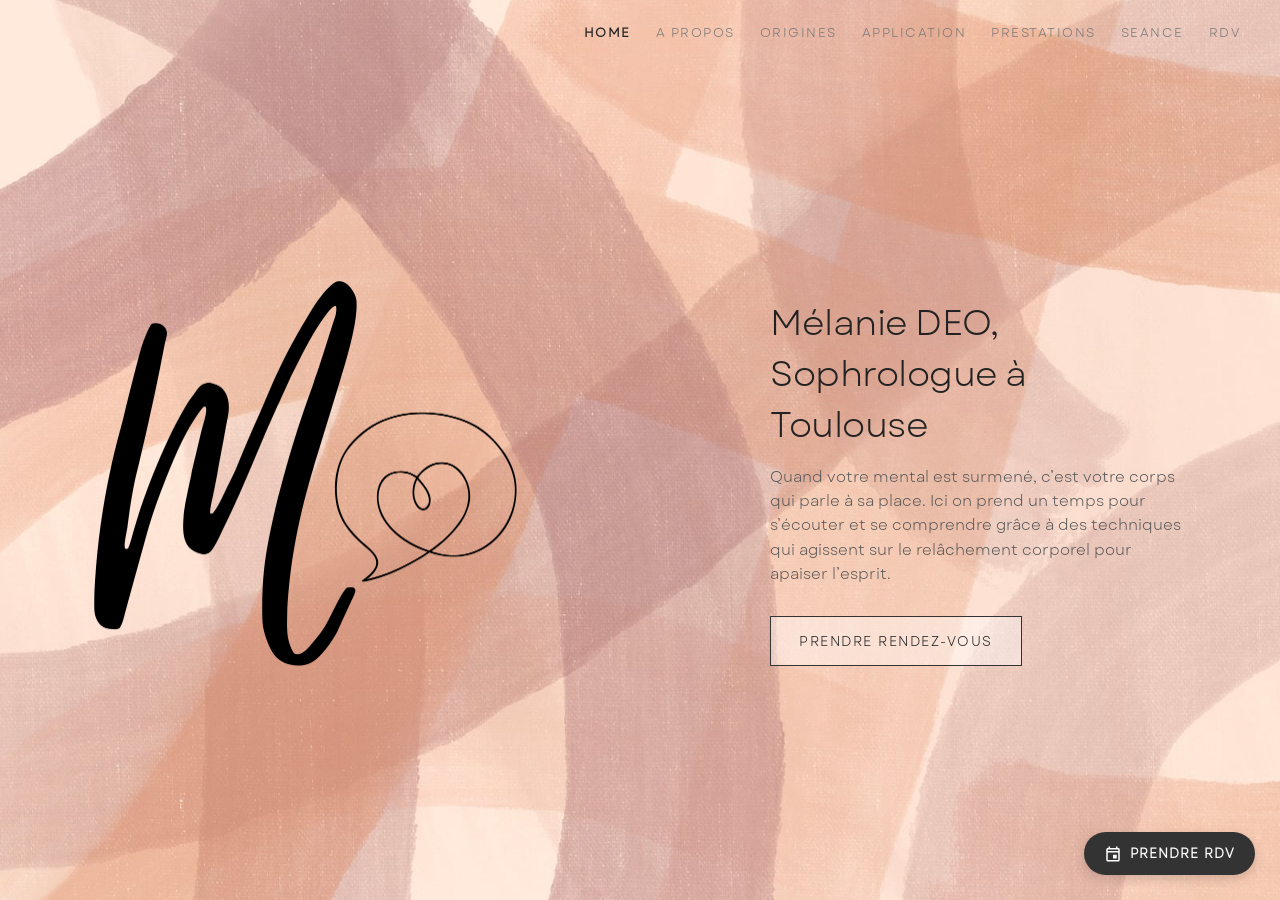
<file: index.html>
<!DOCTYPE html>
<html lang="fr">
<head>
    <meta charset="UTF-8">
    <meta name="viewport" content="width=device-width, initial-scale=1.0">
    <title>Mélanie Deo - Sophrologue à Toulouse</title>
    <meta name="description" content="Cabinet de sophrologie à Toulouse. Accompagnement sur mesure : gestion du stress, burn-out, sommeil, émotions et confiance en soi.">
    <link rel="stylesheet" href="style.css">
</head>
<body class="page-home">

    <!-- En-tête unique chargé dynamiquement -->
    <header id="site-header" class="site-header"></header>

    <main class="main-content">
        <div class="home-wrapper">
            
            <!-- Visuel Logo à gauche -->
            <div class="home-brand">
                <img src="logoM.png" alt="Mélanie Deo - Sophrologue à Toulouse" class="brand-logo">
            </div>

            <!-- Accroche et CTA à droite (passe en dessous sur mobile) -->
            <div class="home-hero">
                <h1>Mélanie DEO, Sophrologue à Toulouse</h1>
                <p>Quand votre mental est surmené, c’est votre corps qui parle à sa place. Ici on prend un temps pour s’écouter et se comprendre grâce à des techniques qui agissent sur le relâchement corporel pour apaiser l’esprit.</p>
                
                <a href="https://calendar.app.google/umbe3jq2weTHkLhp6" target="_blank" rel="noopener" class="btn-primary">
                    PRENDRE RENDEZ-VOUS
                </a>
            </div>

        </div>
    </main>

    <script src="header.js"></script>
</body>
</html>
</file>
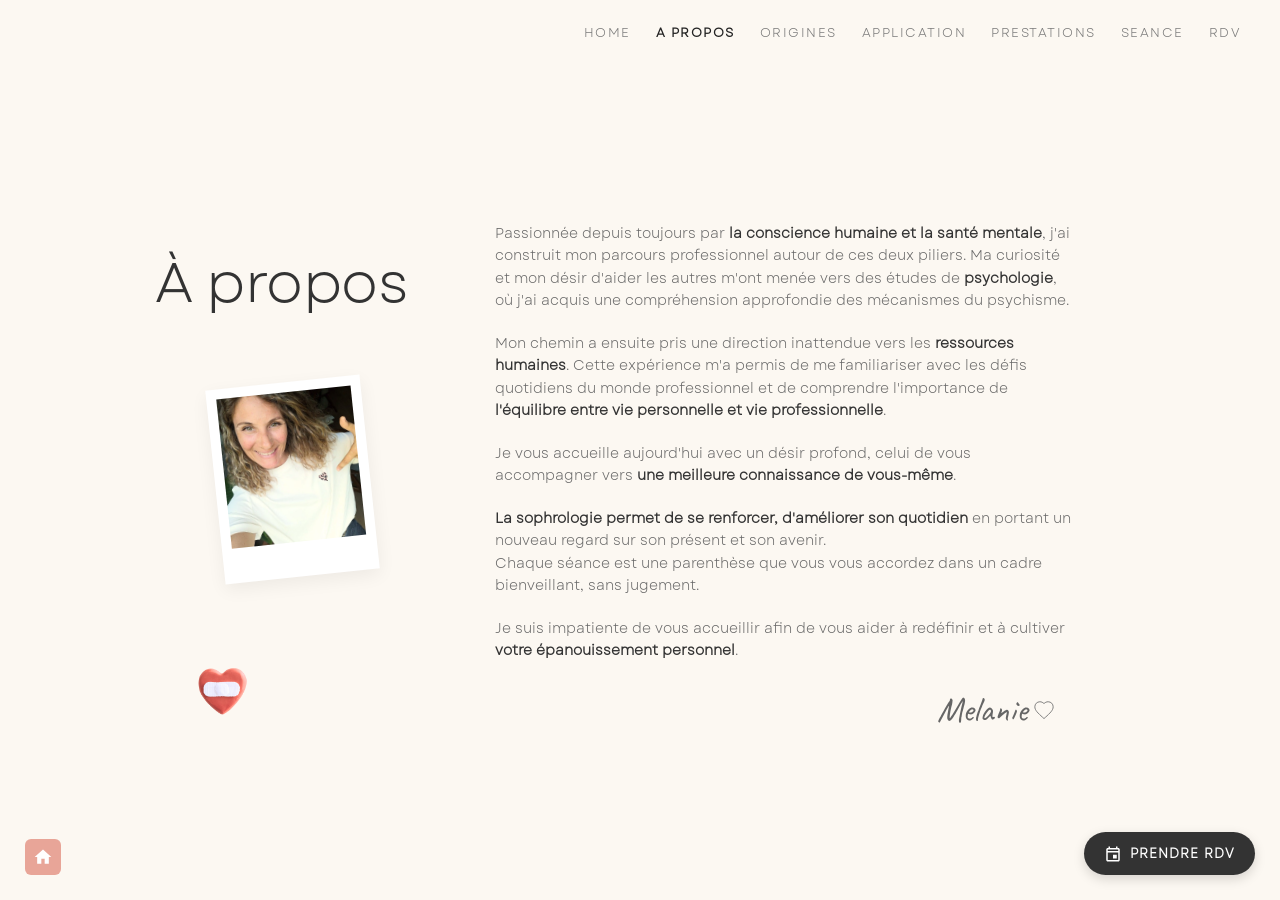
<file: a-propos.html>
<!DOCTYPE html>
<html lang="fr">
<head>
    <meta charset="UTF-8">
    <meta name="viewport" content="width=device-width, initial-scale=1.0">
    <title>À propos - Mélanie Deo Sophrologue Toulouse</title>
    <meta name="description" content="Découvrez le parcours de Mélanie Deo, sophrologue à Toulouse : psychologie, ressources humaines et accompagnement vers le bien-être.">
    <link rel="stylesheet" href="style.css">
    <!-- Police manuscrite pour la signature -->
    <link href="https://fonts.googleapis.com/css2?family=Caveat:wght@400;500&display=swap" rel="stylesheet">
</head>
<body class="page-a-propos">

    <header id="site-header" class="site-header"></header>

    <main class="main-content">
        <div class="about-wrapper">
            
            <!-- Titre à gauche -->
            <h1 class="page-title">À propos</h1>

            <!-- Bloc photo Polaroid (positionné sous le titre) -->
            <div class="photo-polaroid">
                <img src="meldeo.jpg" alt="Mélanie Deo Sophrologue">
            </div>

            <!-- Bloc Cœur (positionné en bas à gauche) -->
            <div class="illustration-heart">
                <img src="coeur-pansement.png" alt="Illustration cœur avec pansement">
            </div>

            <!-- Colonne texte (décalée à droite) -->
            <div class="about-text">
                <p>Passionnée depuis toujours par <strong>la conscience humaine et la santé mentale</strong>, j'ai construit mon parcours professionnel autour de ces deux piliers. Ma curiosité et mon désir d'aider les autres m'ont menée vers des études de <strong>psychologie</strong>, où j'ai acquis une compréhension approfondie des mécanismes du psychisme.</p>

                <p>Mon chemin a ensuite pris une direction inattendue vers les <strong>ressources humaines</strong>. Cette expérience m'a permis de me familiariser avec les défis quotidiens du monde professionnel et de comprendre l'importance de <strong>l'équilibre entre vie personnelle et vie professionnelle</strong>.</p>

                <p>Je vous accueille aujourd'hui avec un désir profond, celui de vous accompagner vers <strong>une meilleure connaissance de vous-même</strong>.</p>

                <p><strong>La sophrologie permet de se renforcer, d'améliorer son quotidien</strong> en portant un nouveau regard sur son présent et son avenir.<br>
                Chaque séance est une parenthèse que vous vous accordez dans un cadre bienveillant, sans jugement.</p>

                <p>Je suis impatiente de vous accueillir afin de vous aider à redéfinir et à cultiver <strong>votre épanouissement personnel</strong>.</p>

                <!-- Signature -->
                <div class="signature-block">
                    <span class="signature-text">Melanie</span>
                    <svg class="signature-heart" viewBox="0 0 24 24" width="22" height="22" fill="none" stroke="currentColor" stroke-width="1">
                        <path d="M12 21.35l-1.45-1.32C5.4 15.36 2 12.28 2 8.5 2 5.42 4.42 3 7.5 3c1.74 0 3.41.81 4.5 2.09C13.09 3.81 14.76 3 16.5 3 19.58 3 22 5.42 22 8.5c0 3.78-3.4 6.86-8.55 11.54L12 21.35z"/>
                    </svg>
                </div>
            </div>

        </div>

        <!-- Bouton Retour Accueil -->
        <a href="index.html" class="home-icon" aria-label="Retour à l'accueil">
            <svg viewBox="0 0 24 24" width="20" height="20" fill="currentColor">
                <path d="M10 20v-6h4v6h5v-8h3L12 3 2 12h3v8z"/>
            </svg>
        </a>
    </main>

    <script src="header.js"></script>
</body>
</html>
</file>
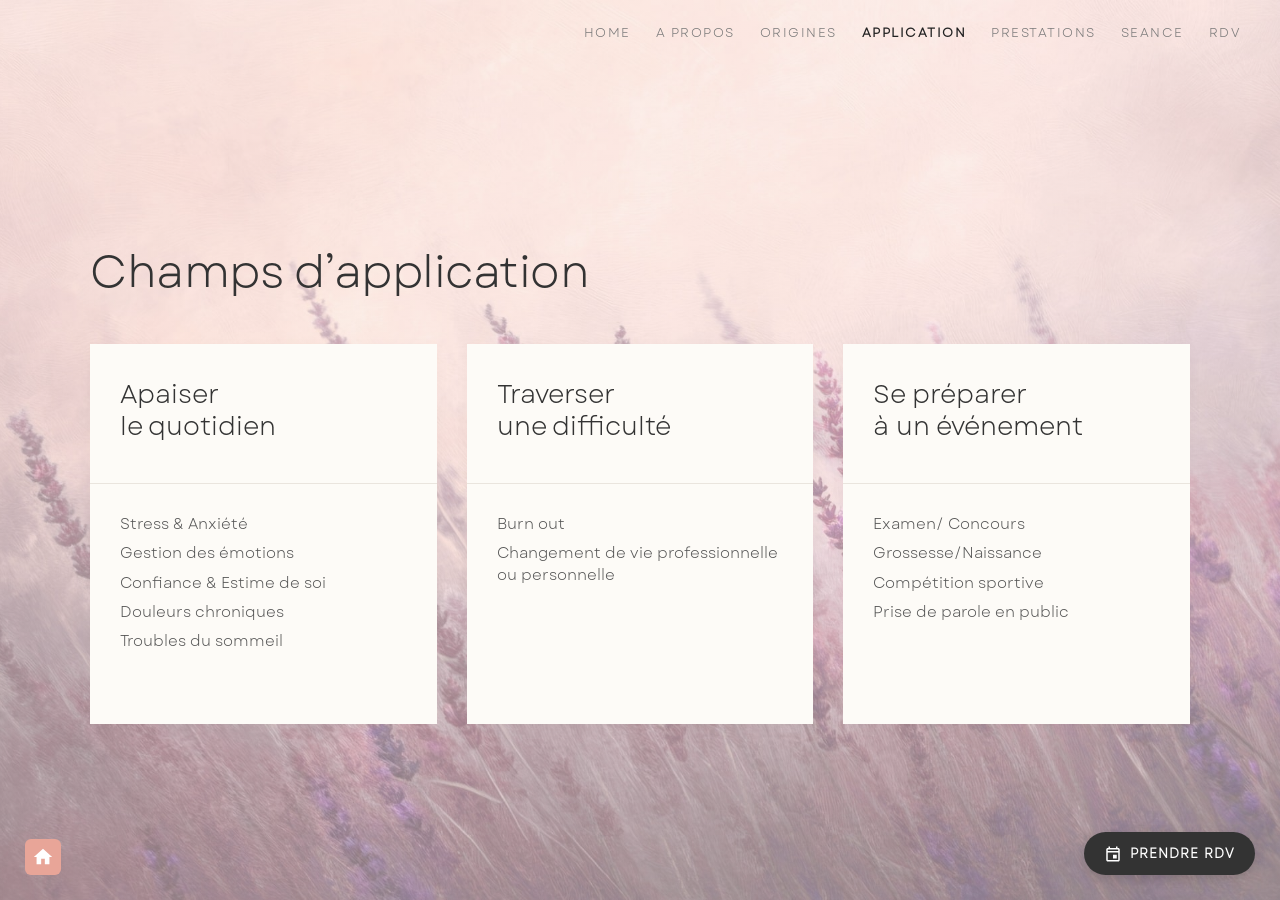
<file: champs-d-application.html>
<!DOCTYPE html>
<html lang="fr">
<head>
    <meta charset="UTF-8">
    <meta name="viewport" content="width=device-width, initial-scale=1.0">
    <title>Champs d'application - Mélanie Deo Sophrologue Toulouse</title>
    <meta name="description" content="Découvrez les champs d'application de la sophrologie avec Mélanie Deo à Toulouse.">
    <link rel="stylesheet" href="style.css">
</head>
<body class="page-champs-application">
    <!-- Header centralisé chargé par JS -->
    <header id="site-header" class="site-header"></header>

    <main class="main-content">
        <section class="applications-section">
            <div class="container">
                <h1 class="page-title">Champs d’application</h1>

                <div class="cards-grid">
                    <article class="card">
                        <div class="card-header">
                            <h2>Apaiser<br>le quotidien</h2>
                        </div>
                        <div class="card-body">
                            <ul>
                                <li>Stress & Anxiété</li>
                                <li>Gestion des émotions</li>
                                <li>Confiance & Estime de soi</li>
                                <li>Douleurs chroniques</li>
                                <li>Troubles du sommeil</li>
                            </ul>
                        </div>
                    </article>

                    <article class="card">
                        <div class="card-header">
                            <h2>Traverser<br>une difficulté</h2>
                        </div>
                        <div class="card-body">
                            <ul>
                                <li>Burn out</li>
                                <li>Changement de vie professionnelle ou personnelle</li>
                            </ul>
                        </div>
                    </article>

                    <article class="card">
                        <div class="card-header">
                            <h2>Se préparer<br>à un événement</h2>
                        </div>
                        <div class="card-body">
                            <ul>
                                <li>Examen/ Concours</li>
                                <li>Grossesse/Naissance</li>
                                <li>Compétition sportive</li>
                                <li>Prise de parole en public</li>
                            </ul>
                        </div>
                    </article>
                </div>
            </div>
        </section>

        <a href="index.html" class="home-icon" aria-label="Retour à l'accueil">
            <svg viewBox="0 0 24 24" width="22" height="22" fill="currentColor">
                <path d="M10 20v-6h4v6h5v-8h3L12 3 2 12h3v8z"/>
            </svg>
        </a>
    </main>

    <!-- Inclusion du script header -->
    <script src="header.js"></script>
</body>
</html>
</file>
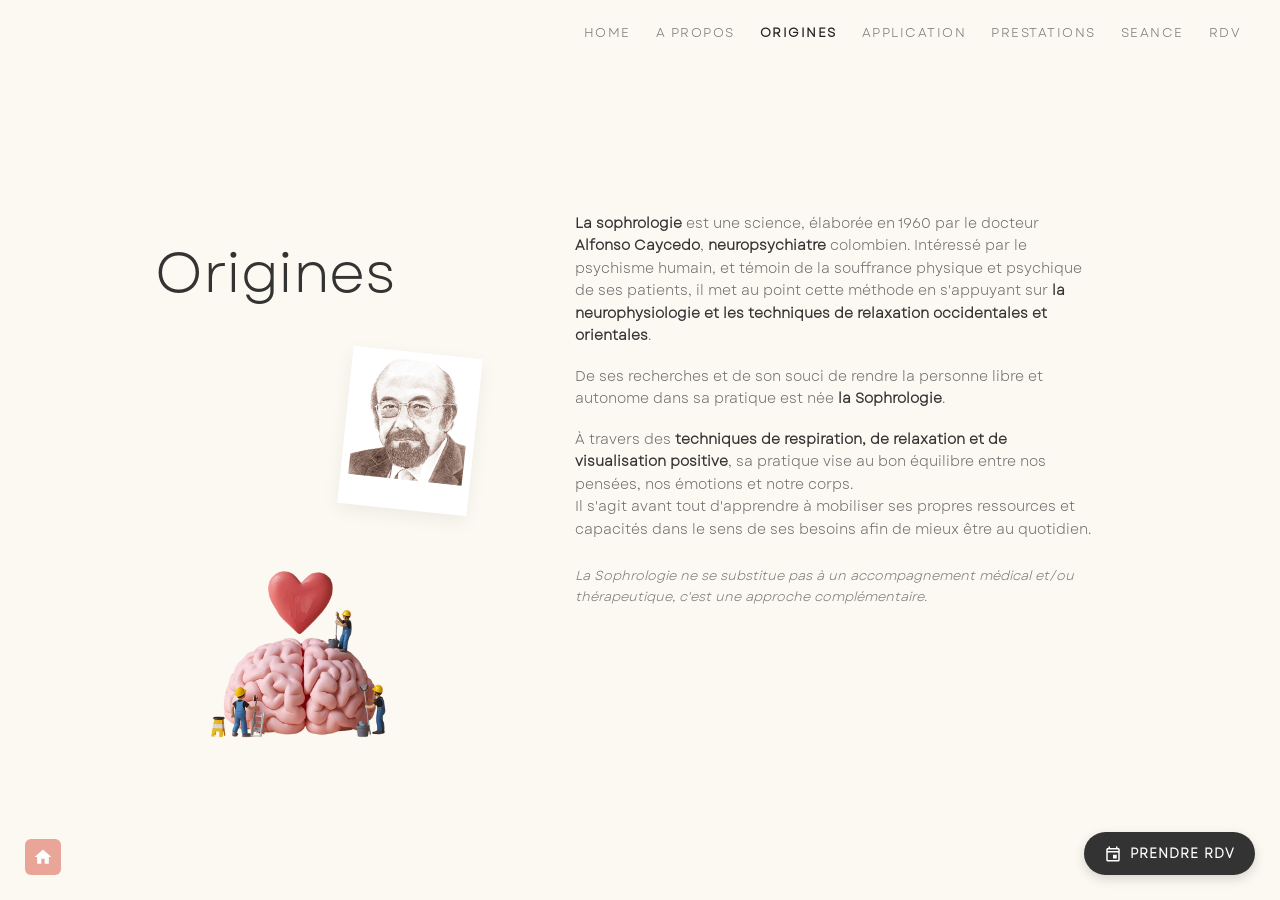
<file: origines.html>
<!DOCTYPE html>
<html lang="fr">
<head>
    <meta charset="UTF-8">
    <meta name="viewport" content="width=device-width, initial-scale=1.0">
    <title>Origines - Mélanie Deo Sophrologue Toulouse</title>
    <meta name="description" content="Découvrez les origines de la sophrologie, une méthode créée par le Dr Alfonso Caycedo pour retrouver l'équilibre entre corps, esprit et émotions.">
    <link rel="stylesheet" href="style.css">
</head>
<body class="page-origines">

    <!-- En-tête chargé via le script JS -->
    <header id="site-header" class="site-header"></header>

    <main class="main-content">
        <div class="origins-wrapper">
            
            <!-- Titre "Origines" en haut à gauche -->
            <h1 class="page-title">Origines</h1>

            <!-- Portrait Polaroid Alfonso Caycedo incliné -->
            <div class="photo-polaroid-caycedo">
                <img src="origines1.png" alt="Dr Alfonso Caycedo">
            </div>

            <!-- Illustration Cerveau, Cœur et Personnages en bas à gauche -->
            <div class="illustration-brain">
                <img src="origines2.png" alt="Illustration cerveau et cœur sophrologie">
            </div>

            <!-- Colonne Texte décalée sur la droite -->
            <div class="origins-text">
                <p><strong>La sophrologie</strong> est une science, élaborée en 1960 par le docteur <strong>Alfonso Caycedo</strong>, <strong>neuropsychiatre</strong> colombien. Intéressé par le psychisme humain, et témoin de la souffrance physique et psychique de ses patients, il met au point cette méthode en s'appuyant sur <strong>la neurophysiologie et les techniques de relaxation occidentales et orientales</strong>.</p>

                <p>De ses recherches et de son souci de rendre la personne libre et autonome dans sa pratique est née <strong>la Sophrologie</strong>.</p>

                <p>À travers des <strong>techniques de respiration, de relaxation et de visualisation positive</strong>, sa pratique vise au bon équilibre entre nos pensées, nos émotions et notre corps.<br>
                Il s'agit avant tout d'apprendre à mobiliser ses propres ressources et capacités dans le sens de ses besoins afin de mieux être au quotidien.</p>

                <p class="disclaimer">
                    La Sophrologie ne se substitue pas à un accompagnement médical et/ou thérapeutique, c'est une approche complémentaire.
                </p>
            </div>

        </div>

        <!-- Bouton Retour Accueil -->
        <a href="index.html" class="home-icon" aria-label="Retour à l'accueil">
            <svg viewBox="0 0 24 24" width="20" height="20" fill="currentColor">
                <path d="M10 20v-6h4v6h5v-8h3L12 3 2 12h3v8z"/>
            </svg>
        </a>
    </main>

    <script src="header.js"></script>
</body>
</html>
</file>
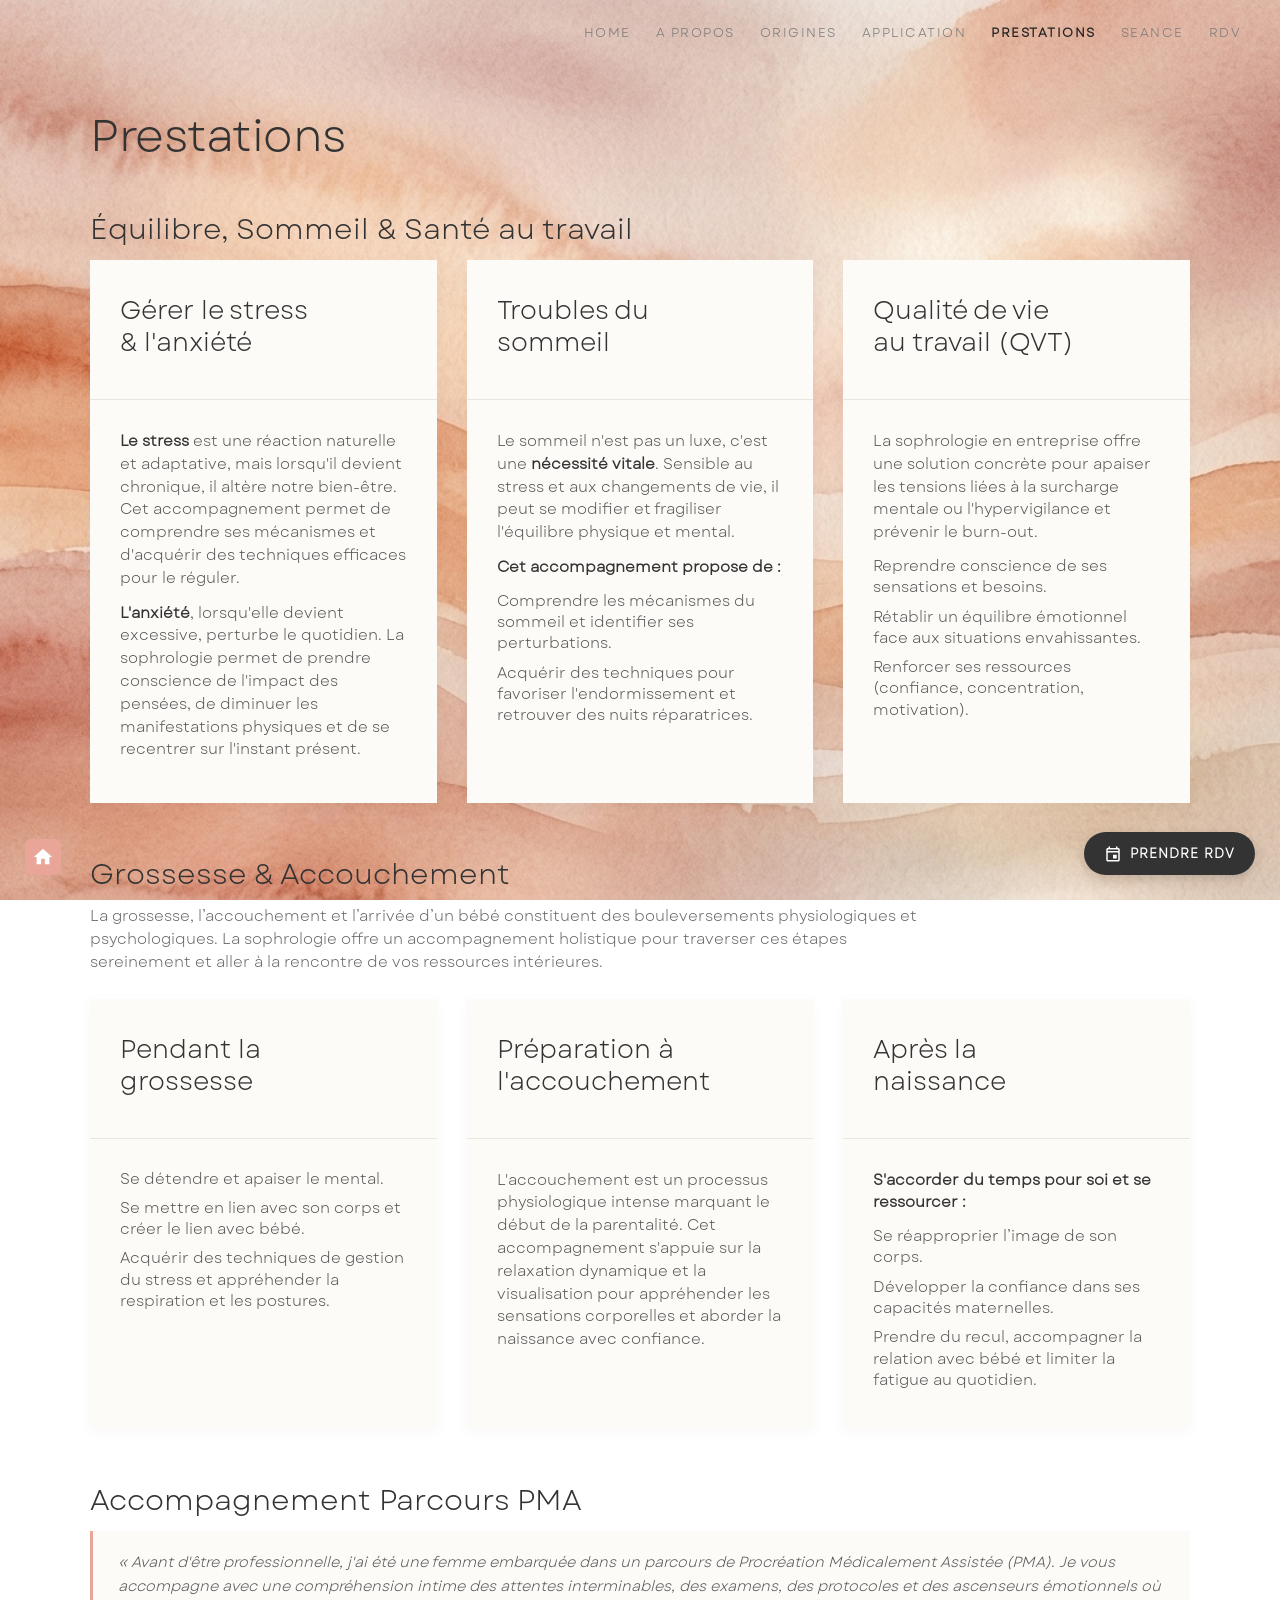
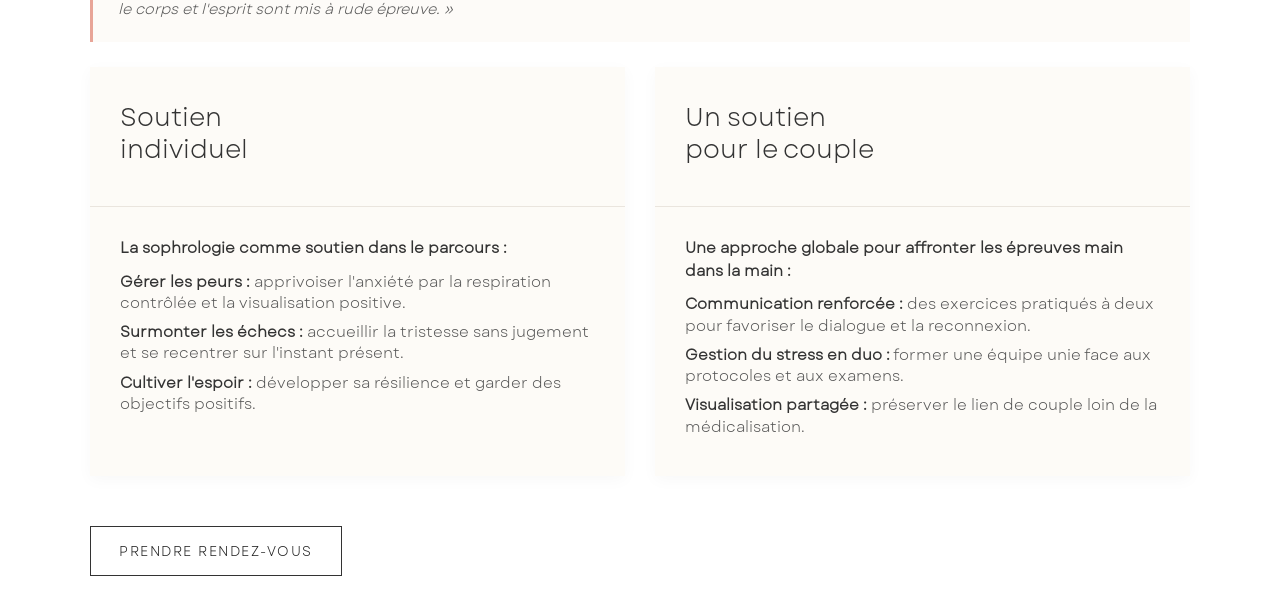
<file: prestations.html>
<!DOCTYPE html>
<html lang="fr">
<head>
    <meta charset="UTF-8">
    <meta name="viewport" content="width=device-width, initial-scale=1.0">
    
    <!-- Meta SEO -->
    <title>Prestations &amp; Accompagnements - Mélanie Deo Sophrologue Toulouse</title>
    <meta name="description" content="Découvrez les prestations de sophrologie à Toulouse : gestion du stress, troubles du sommeil, QVT en entreprise, périnatalité et accompagnement PMA.">
    <meta name="keywords" content="sophrologue Toulouse, prestations sophrologie, gestion du stress, anxiété, sommeil, périnatalité, grossesse, PMA, QVT entreprise">
    <meta name="author" content="Mélanie Deo">
    <meta name="robots" content="index, follow">

    <!-- Open Graph -->
    <meta property="og:title" content="Prestations &amp; Accompagnements - Mélanie Deo Sophrologue Toulouse">
    <meta property="og:description" content="Gestion du stress, troubles du sommeil, QVT, périnatalité et parcours PMA à Toulouse.">
    <meta property="og:type" content="website">
    <meta property="og:url" content="https://m8nli9ht.github.io/meldeosophro/prestations.html">

    <!-- Styles -->
    <link rel="stylesheet" href="style.css">
</head>
<body class="page-prestations">

    <!-- Header centralisé chargé par JS -->
    <header id="site-header" class="site-header"></header>

    <main class="main-content">
        <section class="prestations-section">
            <div class="container">
                <h1 class="page-title">Prestations</h1>

                <!-- PÔLE 1 : STRESS, SOMMEIL & QVT -->
                <div class="service-group">
                    <h2 class="section-subtitle">Équilibre, Sommeil &amp; Santé au travail</h2>
                    
                    <div class="cards-grid">
                        <article class="card">
                            <div class="card-header">
                                <h2>Gérer le stress<br>&amp; l'anxiété</h2>
                            </div>
                            <div class="card-body">
                                <p><strong>Le stress</strong> est une réaction naturelle et adaptative, mais lorsqu'il devient chronique, il altère notre bien-être. Cet accompagnement permet de comprendre ses mécanismes et d'acquérir des techniques efficaces pour le réguler.</p>
                                <p><strong>L'anxiété</strong>, lorsqu'elle devient excessive, perturbe le quotidien. La sophrologie permet de prendre conscience de l'impact des pensées, de diminuer les manifestations physiques et de se recentrer sur l'instant présent.</p>
                            </div>
                        </article>

                        <article class="card">
                            <div class="card-header">
                                <h2>Troubles du<br>sommeil</h2>
                            </div>
                            <div class="card-body">
                                <p>Le sommeil n'est pas un luxe, c'est une <strong>nécessité vitale</strong>. Sensible au stress et aux changements de vie, il peut se modifier et fragiliser l'équilibre physique et mental.</p>
                                <p><strong>Cet accompagnement propose de :</strong></p>
                                <ul>
                                    <li>Comprendre les mécanismes du sommeil et identifier ses perturbations.</li>
                                    <li>Acquérir des techniques pour favoriser l'endormissement et retrouver des nuits réparatrices.</li>
                                </ul>
                            </div>
                        </article>

                        <article class="card">
                            <div class="card-header">
                                <h2>Qualité de vie<br>au travail (QVT)</h2>
                            </div>
                            <div class="card-body">
                                <p>La sophrologie en entreprise offre une solution concrète pour apaiser les tensions liées à la surcharge mentale ou l'hypervigilance et prévenir le burn-out.</p>
                                <ul>
                                    <li>Reprendre conscience de ses sensations et besoins.</li>
                                    <li>Rétablir un équilibre émotionnel face aux situations envahissantes.</li>
                                    <li>Renforcer ses ressources (confiance, concentration, motivation).</li>
                                </ul>
                            </div>
                        </article>
                    </div>
                </div>

                <!-- PÔLE 2 : MATERNITÉ & PÉRINATALITÉ -->
                <div class="service-group mt-50">
                    <h2 class="section-subtitle">Grossesse &amp; Accouchement</h2>
                    <p class="section-intro">La grossesse, l’accouchement et l’arrivée d’un bébé constituent des bouleversements physiologiques et psychologiques. La sophrologie offre un accompagnement holistique pour traverser ces étapes sereinement et aller à la rencontre de vos ressources intérieures.</p>
                    
                    <div class="cards-grid">
                        <article class="card">
                            <div class="card-header">
                                <h2>Pendant la<br>grossesse</h2>
                            </div>
                            <div class="card-body">
                                <ul>
                                    <li>Se détendre et apaiser le mental.</li>
                                    <li>Se mettre en lien avec son corps et créer le lien avec bébé.</li>
                                    <li>Acquérir des techniques de gestion du stress et appréhender la respiration et les postures.</li>
                                </ul>
                            </div>
                        </article>

                        <article class="card">
                            <div class="card-header">
                                <h2>Préparation à<br>l'accouchement</h2>
                            </div>
                            <div class="card-body">
                                <p>L'accouchement est un processus physiologique intense marquant le début de la parentalité. Cet accompagnement s'appuie sur la relaxation dynamique et la visualisation pour appréhender les sensations corporelles et aborder la naissance avec confiance.</p>
                            </div>
                        </article>

                        <article class="card">
                            <div class="card-header">
                                <h2>Après la<br>naissance</h2>
                            </div>
                            <div class="card-body">
                                <p><strong>S'accorder du temps pour soi et se ressourcer :</strong></p>
                                <ul>
                                    <li>Se réapproprier l’image de son corps.</li>
                                    <li>Développer la confiance dans ses capacités maternelles.</li>
                                    <li>Prendre du recul, accompagner la relation avec bébé et limiter la fatigue au quotidien.</li>
                                </ul>
                            </div>
                        </article>
                    </div>
                </div>

                <!-- PÔLE 3 : PARCOURS PMA -->
                <div class="service-group mt-50">
                    <h2 class="section-subtitle">Accompagnement Parcours PMA</h2>
                    
                    <!-- Message personnel mis en avant -->
                    <blockquote class="testimonial-box">
                        <p>« Avant d'être professionnelle, j'ai été une femme embarquée dans un parcours de Procréation Médicalement Assistée (PMA). Je vous accompagne avec une compréhension intime des attentes interminables, des examens, des protocoles et des ascenseurs émotionnels où le corps et l'esprit sont mis à rude épreuve. »</p>
                    </blockquote>

                    <div class="cards-grid grid-2">
                        <article class="card">
                            <div class="card-header">
                                <h2>Soutien<br>individuel</h2>
                            </div>
                            <div class="card-body">
                                <p><strong>La sophrologie comme soutien dans le parcours :</strong></p>
                                <ul>
                                    <li><strong>Gérer les peurs :</strong> apprivoiser l'anxiété par la respiration contrôlée et la visualisation positive.</li>
                                    <li><strong>Surmonter les échecs :</strong> accueillir la tristesse sans jugement et se recentrer sur l'instant présent.</li>
                                    <li><strong>Cultiver l'espoir :</strong> développer sa résilience et garder des objectifs positifs.</li>
                                </ul>
                            </div>
                        </article>

                        <article class="card">
                            <div class="card-header">
                                <h2>Un soutien<br>pour le couple</h2>
                            </div>
                            <div class="card-body">
                                <p><strong>Une approche globale pour affronter les épreuves main dans la main :</strong></p>
                                <ul>
                                    <li><strong>Communication renforcée :</strong> des exercices pratiqués à deux pour favoriser le dialogue et la reconnexion.</li>
                                    <li><strong>Gestion du stress en duo :</strong> former une équipe unie face aux protocoles et aux examens.</li>
                                    <li><strong>Visualisation partagée :</strong> préserver le lien de couple loin de la médicalisation.</li>
                                </ul>
                            </div>
                        </article>
                    </div>
                </div>

                <!-- Bouton d'action centralisé -->
                <div class="text-center mt-50">
                    <a href="https://calendar.app.google/umbe3jq2weTHkLhp6" target="_blank" rel="noopener" class="btn-primary">
                        PRENDRE RENDEZ-VOUS
                    </a>
                </div>

            </div>
        </section>

        <!-- Bouton Retour Accueil -->
        <a href="index.html" class="home-icon" aria-label="Retour à l'accueil">
            <svg viewBox="0 0 24 24" width="22" height="22" fill="currentColor">
                <path d="M10 20v-6h4v6h5v-8h3L12 3 2 12h3v8z"></path>
            </svg>
        </a>
    </main>

    <!-- Inclusion du script header -->
    <script src="header.js"></script>
</body>
</html>
</file>
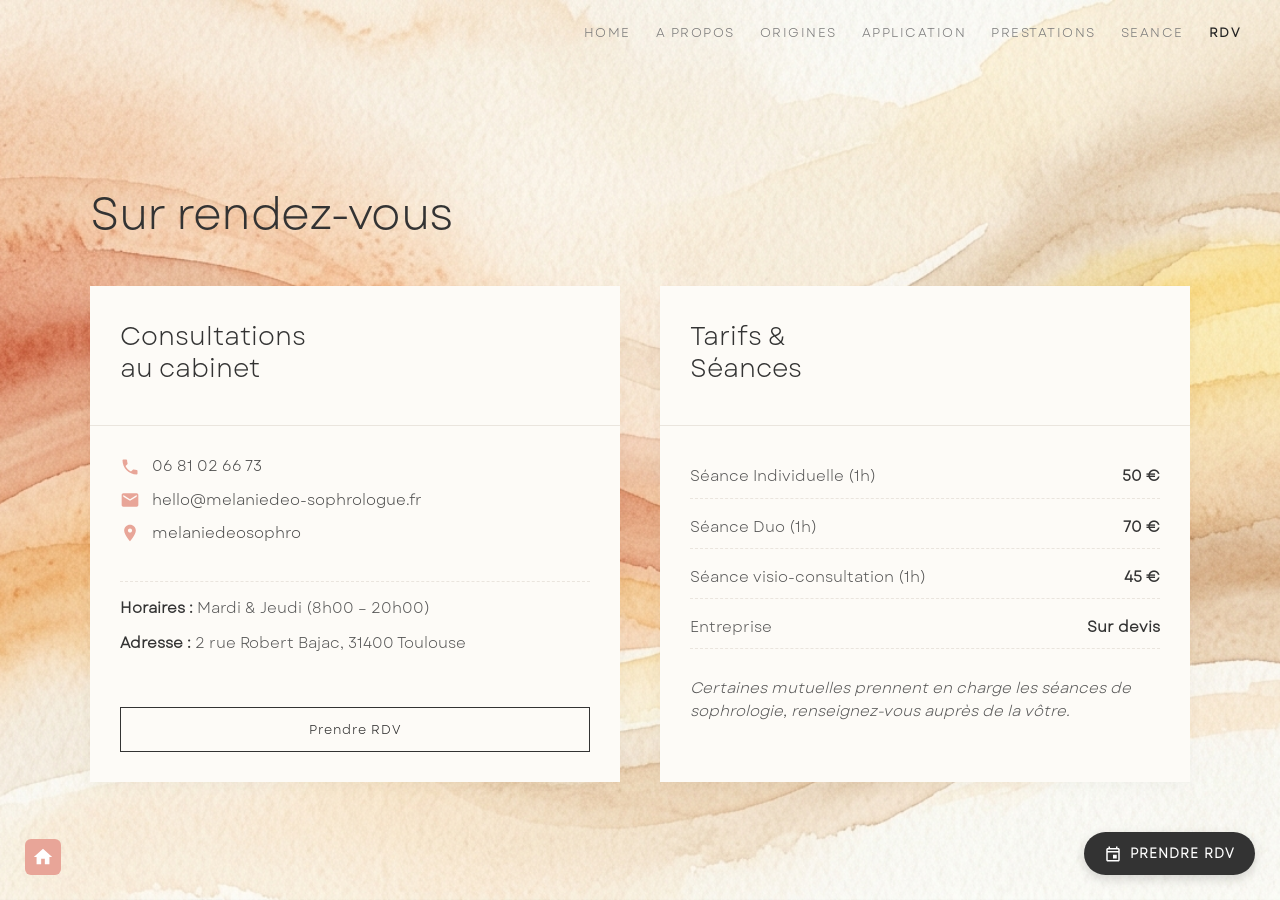
<file: rdv.html>
<!DOCTYPE html>
<html lang="fr">
<head>
    <meta charset="UTF-8">
    <meta name="viewport" content="width=device-width, initial-scale=1.0">
    <title>Prendre Rendez-vous - Mélanie Deo Sophrologue Toulouse</title>
    <meta name="description" content="Prenez rendez-vous pour vos séances de sophrologie à Toulouse avec Mélanie Deo : consultations au cabinet, en visio ou séances duo.">
    <link rel="stylesheet" href="style.css">
</head>
<body class="page-rdv">

    <!-- En-tête dynamique chargé par JS -->
    <header id="site-header" class="site-header"></header>

    <main class="main-content">
        <section class="rdv-section">
            <div class="container">
                <h1 class="page-title">Sur rendez-vous</h1>

                <div class="rdv-grid">
                    <!-- Cabinet & Contact -->
                    <article class="card rdv-card">
                        <div class="card-header">
                            <h2>Consultations<br>au cabinet</h2>
                        </div>
                        <div class="card-body">
                            <ul class="contact-list">
                                <li>
                                    <svg class="icon" viewBox="0 0 24 24"><path fill="currentColor" d="M6.62 10.79c1.44 2.83 3.76 5.14 6.59 6.59l2.2-2.2c.27-.27.67-.36 1.02-.24 1.12.37 2.33.57 3.57.57.55 0 1 .45 1 1V20c0 .55-.45 1-1 1-9.39 0-17-7.61-17-17 0-.55.45-1 1-1h3.5c.55 0 1 .45 1 1 0 1.25.2 2.45.57 3.57.11.35.03.74-.25 1.02l-2.2 2.2z"/></svg>
                                    <a href="tel:0681026673">06 81 02 66 73</a>
                                </li>
                                <li>
                                    <svg class="icon" viewBox="0 0 24 24"><path fill="currentColor" d="M20 4H4c-1.1 0-1.99.9-1.99 2L2 18c0 1.1.9 2 2 2h16c1.1 0 2-.9 2-2V6c0-1.1-.9-2-2-2zm0 4l-8 5-8-5V6l8 5 8-5v2z"/></svg>
                                    <a href="mailto:hello@melaniedeo-sophrologue.fr">hello@melaniedeo-sophrologue.fr</a>
                                </li>
                                <li>
                                    <svg class="icon" viewBox="0 0 24 24"><path fill="currentColor" d="M12 2C8.13 2 5 5.13 5 9c0 5.25 7 13 7 13s7-7.75 7-13c0-3.87-3.13-7-7-7zm0 9.5c-1.38 0-2.5-1.12-2.5-2.5s1.12-2.5 2.5-2.5 2.5 1.12 2.5 2.5-1.12 2.5-2.5 2.5z"/></svg>
                                    <a href="https://instagram.com/melaniedeosophro" target="_blank" rel="noopener">melaniedeosophro</a>
                                </li>
                            </ul>

                            <div class="cabinet-details">
                                <p><strong>Horaires :</strong> Mardi &amp; Jeudi (8h00 – 20h00)</p>
                                <p><strong>Adresse :</strong> 2 rue Robert Bajac, 31400 Toulouse</p>
                            </div>

                            <div class="card-action">
                                <a href="https://calendar.app.google/umbe3jq2weTHkLhp6" target="_blank" rel="noopener" class="btn-card">Prendre RDV</a>
                            </div>
                        </div>
                    </article>

                    <!-- Tarifs -->
                    <article class="card rdv-card">
                        <div class="card-header">
                            <h2>Tarifs &amp;<br>Séances</h2>
                        </div>
                        <div class="card-body">
                            <ul class="prices-list">
                                <li>
                                    <span>Séance Individuelle (1h)</span>
                                    <strong>50 €</strong>
                                </li>
                                <li>
                                    <span>Séance Duo (1h)</span>
                                    <strong>70 €</strong>
                                </li>
                                <li>
                                    <span>Séance visio-consultation (1h)</span>
                                    <strong>45 €</strong>
                                </li>
                                <li>
                                    <span>Entreprise</span>
                                    <strong>Sur devis</strong>
                                </li>
                            </ul>

                            <p class="mutuelle-info">
                                Certaines mutuelles prennent en charge les séances de sophrologie, renseignez-vous auprès de la vôtre.
                            </p>
                        </div>
                    </article>
                </div>
            </div>
        </section>

        <!-- Bouton Retour Accueil -->
        <a href="index.html" class="home-icon" aria-label="Retour à l'accueil">
            <svg viewBox="0 0 24 24" width="22" height="22" fill="currentColor">
                <path d="M10 20v-6h4v6h5v-8h3L12 3 2 12h3v8z"></path>
            </svg>
        </a>
    </main>

    <!-- Inclusion du script header -->
    <script src="header.js"></script>
</body>
</html>
</file>
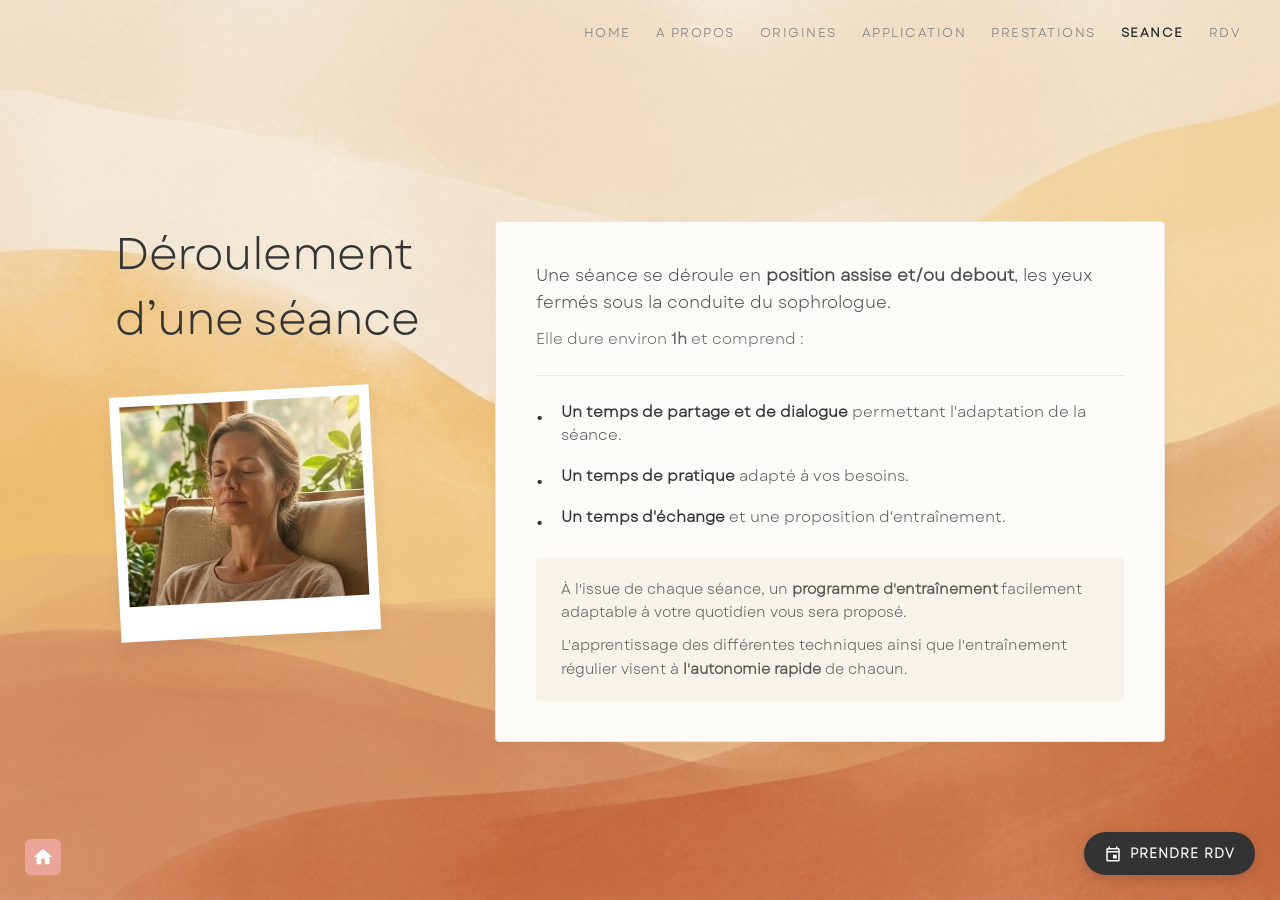
<file: seance.html>
<!DOCTYPE html>
<html lang="fr">
<head>
    <meta charset="UTF-8">
    <meta name="viewport" content="width=device-width, initial-scale=1.0">
    <title>Déroulement d'une séance - Mélanie Deo Sophrologue Toulouse</title>
    <meta name="description" content="Découvrez le déroulement d'une séance de sophrologie avec Mélanie Deo à Toulouse : temps d'échange, pratique personnalisée et programme d'entraînement.">
    <link rel="stylesheet" href="style.css">
</head>
<body class="page-seance">

    <!-- Header centralisé chargé via JS -->
    <header id="site-header" class="site-header"></header>

    <main class="main-content">
        <div class="seance-wrapper">
            
            <!-- Colonne Gauche : Titre, Photo Polaroid et Cadre d'information -->
            <div class="seance-sidebar">
                <h1 class="page-title">Déroulement<br>d’une séance</h1>

                <!-- Photo Polaroid de la séance -->
                <div class="photo-polaroid-seance">
                    <img src="seance3.jpg" alt="Séance de sophrologie - Mélanie Deo">
                </div>
            </div>

            <!-- Colonne Droite : Contenu explicatif dans une carte dédiée -->
            <article class="seance-card">
                <div class="seance-card-header">
                    <p class="seance-intro">
                        Une séance se déroule en <strong>position assise et/ou debout</strong>, les yeux fermés sous la conduite du sophrologue.
                    </p>
                    <p class="seance-duration">
                        Elle dure environ <strong>1h</strong> et comprend :
                    </p>
                </div>

                <div class="seance-card-body">
                    <ul class="seance-steps">
                        <li>
                            <strong>Un temps de partage et de dialogue</strong> 
                            <span>permettant l'adaptation de la séance.</span>
                        </li>
                        <li>
                            <strong>Un temps de pratique</strong> 
                            <span>adapté à vos besoins.</span>
                        </li>
                        <li>
                            <strong>Un temps d'échange</strong> 
                            <span>et une proposition d'entraînement.</span>
                        </li>
                    </ul>

                    <div class="seance-footer-note">
                        <p>
                            À l'issue de chaque séance, un <strong>programme d'entraînement</strong> facilement adaptable à votre quotidien vous sera proposé.
                        </p>
                        <p>
                            L'apprentissage des différentes techniques ainsi que l'entraînement régulier visent à <strong>l'autonomie rapide</strong> de chacun.
                        </p>
                    </div>
                </div>
            </article>

        </div>

        <!-- Bouton Retour Accueil -->
        <a href="index.html" class="home-icon" aria-label="Retour à l'accueil">
            <svg viewBox="0 0 24 24" width="22" height="22" fill="currentColor">
                <path d="M10 20v-6h4v6h5v-8h3L12 3 2 12h3v8z"></path>
            </svg>
        </a>
    </main>

    <!-- Inclusion du script header -->
    <script src="header.js"></script>
</body>
</html>
</file>
<file: style.css>
@font-face {
    font-family: 'Garet';
    src: url('Garet-Book.woff2') format('woff2');
    font-weight: 300;
    font-style: normal;
    font-display: swap;
}

/* --- 1. Réinitialisation globale --- */
* {
    box-sizing: border-box;
    margin: 0;
    padding: 0;
}

body {
    font-family: 'Garet', 'Helvetica Neue', Helvetica, Arial, sans-serif;
    color: #4a4a4a;
    min-height: 100vh;
    display: flex;
    flex-direction: column;
    background-color: #fcf8f2;
}

/* --- 2. Fonds d'écran spécifiques par page --- */
body.page-champs-application {
    background: linear-gradient(rgba(248, 237, 235, 0.45), rgba(248, 237, 235, 0.45)), 
                url('bg_application.jpg') no-repeat center center fixed;
    background-size: cover;
}

body.page-prestations {
    background-color: rgb(230, 227, 208);
}

body.page-a-propos,
body.page-origines,
body.page-rdv {
    background-color: #fcf8f2;
}

/* --- 3. En-tête & Navigation Modulaire --- */
.site-header {
    width: 100%;
    padding: 20px 40px;
    background-color: transparent;
    position: relative;
    z-index: 100;
}

.main-nav {
    display: flex;
    justify-content: flex-end;
    align-items: center;
}

.nav-links {
    display: flex;
    justify-content: flex-end;
    list-style: none;
    gap: 25px;
}

.nav-links a {
    text-decoration: none;
    font-size: 0.8rem;
    letter-spacing: 1.5px;
    color: #777;
    font-weight: 500;
    transition: color 0.3s ease;
}

.nav-links a:hover,
.nav-links a.active {
    color: #222;
    font-weight: 700;
}

/* Bouton Burger Mobile (Masqué sur Desktop) */
.nav-toggle {
    display: none;
    background: transparent;
    border: none;
    cursor: pointer;
    padding: 10px;
    z-index: 101;
}

.hamburger {
    display: block;
    width: 24px;
    height: 2px;
    background-color: #333;
    position: relative;
    transition: background-color 0.3s ease;
}

.hamburger::before,
.hamburger::after {
    content: '';
    position: absolute;
    width: 24px;
    height: 2px;
    background-color: #333;
    left: 0;
    transition: transform 0.3s ease, top 0.3s ease;
}

.hamburger::before { top: -7px; }
.hamburger::after { top: 7px; }

/* Animation du bouton Burger ouvert */
.nav-toggle.open .hamburger {
    background-color: transparent;
}

.nav-toggle.open .hamburger::before {
    top: 0;
    transform: rotate(45deg);
}

.nav-toggle.open .hamburger::after {
    top: 0;
    transform: rotate(-45deg);
}

/* --- 4. Structure principale --- */
.main-content {
    flex: 1;
    display: flex;
    align-items: center;
    position: relative;
    padding: 40px 20px;
}

.container {
    max-width: 1100px;
    margin: 0 auto;
    width: 100%;
}

/* --- 5. PAGE : ACCUEIL --- */
body.page-home {
    background: url('bg-aquarelle-terracotta.jpg') no-repeat center center fixed;
    background-size: cover;
}

body.page-prestations {
    background: url('bg_prestations.jfif') no-repeat center center fixed;
    background-size: cover;
}

body.page-seance {
    background: url('bg_seance.jfif') no-repeat center center fixed;
    background-size: cover;
}

body.page-rdv {
    background: url('bg_rdv.jfif') no-repeat center center fixed;
    background-size: cover;
}

.home-wrapper {
    max-width: 1100px;
    margin: 0 auto;
    display: flex;
    align-items: center;
    justify-content: space-between;
    width: 100%;
    gap: 50px;
}

.home-brand {
    position: relative;
    width: 450px;
    max-width: 100%;
    display: flex;
    justify-content: center;
    align-items: center;
}

.brand-letter {
    position: absolute;
    top: 0;
    left: 0;
    width: 220px;
}

.brand-heart {
    position: absolute;
    top: 90px;
    left: 170px;
    width: 150px;
}

.brand-title {
    position: absolute;
    display: flex;
    flex-direction: column;
}

.brand-name {
    font-size: 1.2rem;
    color: #222;
    font-weight: 400;
}

.brand-job {
    font-size: 1.1rem;
    color: #222;
    letter-spacing: 2px;
    font-weight: 300;
}

.brand-logo {
    max-width: 100%;
    width: 450px;
    height: auto;
    display: block;
    margin-bottom: 15px;
}

.home-hero {
    max-width: 420px;
    width: 100%;
}

.home-hero h1 {
    font-size: 2.2rem;
    font-weight: 300;
    color: #222;
    margin-bottom: 15px;
    letter-spacing: -0.5px;
}

.home-hero p {
    font-size: 0.95rem;
    line-height: 1.6;
    color: #555;
    margin-bottom: 30px;
    font-weight: 300;
}

.btn-primary {
    display: inline-block;
    padding: 14px 28px;
    border: 1px solid #333;
    background-color: rgba(255, 255, 255, 0.4);
    color: #222;
    text-decoration: none;
    font-size: 0.85rem;
    letter-spacing: 1.5px;
    font-weight: 500;
    transition: all 0.3s ease;
}

.btn-primary:hover {
    background-color: #333;
    color: #fff;
}

/* --- 6. PAGE : À PROPOS --- */
.page-a-propos .main-content {
    display: flex;
    align-items: center;
    justify-content: center;
    padding: 40px 20px;
}

.about-wrapper {
    position: relative;
    max-width: 1050px;
    width: 100%;
    margin: 0 auto;
    min-height: 520px;
}

.about-wrapper .page-title {
    position: absolute;
    top: 20px;
    left: 40px;
    font-size: 3.5rem;
    font-weight: 300;
    color: #333;
    letter-spacing: -0.5px;
}

.photo-polaroid {
    position: absolute;
    top: 160px;
    left: 100px;
    background: #ffffff;
    padding: 10px 10px 35px 10px;
    box-shadow: 0 6px 18px rgba(0, 0, 0, 0.06);
    transform: rotate(-6deg);
    width: 155px;
    z-index: 2;
}

.photo-polaroid img {
    width: 100%;
    height: 150px;
    object-fit: cover;
    display: block;
}

.illustration-heart {
    position: absolute;
    bottom: -10px;
    left: 50px;
    width: 115px;
    z-index: 2;
}

.illustration-heart img {
    width: 100%;
    height: auto;
}

.about-text {
    margin-left: 380px;
    max-width: 580px;
    font-size: 0.88rem;
    line-height: 1.6;
    color: #666;
    font-weight: 300;
}

.about-text p {
    margin-bottom: 20px;
}

.about-text strong {
    color: #333;
    font-weight: 600;
}

.signature-block {
    display: flex;
    align-items: center;
    justify-content: flex-end;
    gap: 6px;
    margin-top: 15px;
    margin-right: 20px;
}

.signature-text {
    font-family: 'Caveat', cursive, sans-serif;
    font-size: 2.2rem;
    color: #666;
}

.signature-heart {
    color: #777;
}

/* --- 7. PAGE : ORIGINES --- */
.page-origines .main-content {
    display: flex;
    align-items: center;
    justify-content: center;
    padding: 40px 20px;
}

.origins-wrapper {
    position: relative;
    max-width: 1050px;
    width: 100%;
    margin: 0 auto;
    min-height: 540px;
}

.origins-wrapper .page-title {
    position: absolute;
    top: 20px;
    left: 40px;
    font-size: 3.5rem;
    font-weight: 300;
    color: #333;
    letter-spacing: -0.5px;
}

.photo-polaroid-caycedo {
    position: absolute;
    top: 140px;
    left: 230px;
    background: #ffffff;
    padding: 8px 8px 30px 8px;
    box-shadow: 0 6px 18px rgba(0, 0, 0, 0.06);
    transform: rotate(6deg);
    width: 130px;
    z-index: 2;
}

.photo-polaroid-caycedo img {
    width: 100%;
    height: 120px;
    object-fit: cover;
    display: block;
}

.illustration-brain {
    position: absolute;
    bottom: -20px;
    left: 60px;
    width: 250px;
    z-index: 2;
}

.illustration-brain img {
    width: 100%;
    height: auto;
}

.origins-text {
    margin-left: 460px;
    max-width: 520px;
    font-size: 0.88rem;
    line-height: 1.6;
    color: #666;
    font-weight: 300;
}

.origins-text p {
    margin-bottom: 18px;
}

.origins-text strong {
    color: #333;
    font-weight: 600;
}

.origins-text .disclaimer {
    font-style: italic;
    font-size: 0.82rem;
    color: #777;
    margin-top: 25px;
}

/* --- 8. CARTES & GRILLES --- */
.page-title {
    font-size: 2.8rem;
    font-weight: 300;
    color: #333;
    margin-bottom: 40px;
    letter-spacing: -0.5px;
}

.cards-grid {
    display: grid;
    grid-template-columns: repeat(3, 1fr);
    gap: 30px;
}

.cards-grid.grid-2 {
    grid-template-columns: repeat(2, 1fr);
}

.card {
    background-color: #fdfbf7;
    box-shadow: 0 4px 15px rgba(0, 0, 0, 0.03);
    display: flex;
    flex-direction: column;
    min-height: 380px;
}

.card-header {
    padding: 35px 30px 25px 30px;
    border-bottom: 1px solid #eae5de;
    min-height: 140px;
    display: flex;
    align-items: flex-start;
}

.card-header h2 {
    font-size: 1.6rem;
    font-weight: 300;
    line-height: 1.25;
    color: #333;
}

.card-body {
    padding: 30px;
    display: flex;
    flex-direction: column;
    flex: 1;
}

.card-body ul {
    list-style: none;
}

.card-body li {
    font-size: 0.95rem;
    color: #555;
    margin-bottom: 8px;
    line-height: 1.4;
    font-weight: 300;
}

.card-body p {
    font-size: 0.95rem;
    color: #555;
    line-height: 1.5;
    margin-bottom: 12px;
    font-weight: 300;
}

.card-body strong {
    color: #333;
    font-weight: 600;
}

.card-action {
    margin-top: auto;
    padding-top: 20px;
}

.btn-card {
    display: inline-block;
    width: 100%;
    padding: 12px 20px;
    border: 1px solid #333;
    background-color: transparent;
    color: #222;
    text-align: center;
    text-decoration: none;
    font-size: 0.8rem;
    letter-spacing: 1px;
    font-weight: 500;
    transition: all 0.3s ease;
}

.btn-card:hover {
    background-color: #333;
    color: #fff;
}

/* --- 9. EXTENSIONS PRESTATIONS & SEANCE --- */
.applications-section,
.prestations-section, .rdv-section {
    width: 100%;
    display: flex;
    justify-content: center;
}

.mt-50 {
    margin-top: 50px;
}

.section-subtitle {
    font-size: 1.8rem;
    font-weight: 300;
    color: #333;
    margin-bottom: 10px;
    text-align: left;
}

.section-intro {
    font-size: 0.95rem;
    color: #666;
    margin-bottom: 25px;
    font-weight: 300;
    max-width: 850px;
    line-height: 1.5;
    text-align: left;
}

.testimonial-box {
    background-color: rgba(253, 251, 247, 0.85);
    border-left: 3px solid #e8a598;
    padding: 20px 25px;
    font-style: italic;
    font-size: 0.92rem;
    color: #555;
    margin-bottom: 25px;
    line-height: 1.6;
    text-align: left;
}

.page-seance .main-content {
    display: flex;
    align-items: center;
    justify-content: center;
}

.seance-wrapper {
    position: relative;
    max-width: 1050px;
    width: 100%;
    margin: 0 auto;
    display: flex;
    gap: 60px;
    align-items: flex-start;
}

.seance-sidebar {
    flex: 0 0 320px;
    position: relative;
}

.photo-polaroid-seance {
    background: #ffffff;
    padding: 10px 10px 35px 10px;
    box-shadow: 0 6px 18px rgba(0, 0, 0, 0.06);
    transform: rotate(-3deg);
    width: 260px;
    margin-top: 20px;
}

.photo-polaroid-seance img {
    width: 100%;
    height: 200px;
    object-fit: cover;
    display: block;
}

.seance-card {
    flex: 1;
    background-color: #fdfbf7;
    border: 1px solid #eae5de;
    box-shadow: 0 4px 15px rgba(0, 0, 0, 0.03);
    padding: 40px;
    border-radius: 4px;
}

.seance-card-header {
    border-bottom: 1px solid #eae5de;
    padding-bottom: 25px;
    margin-bottom: 25px;
}

.seance-intro {
    font-size: 1.05rem;
    line-height: 1.6;
    color: #4a4a4a;
    margin-bottom: 12px;
}

.seance-duration {
    font-size: 0.95rem;
    color: #666;
}

.seance-steps {
    list-style: none;
    margin-bottom: 30px;
}

.seance-steps li {
    position: relative;
    padding-left: 25px;
    margin-bottom: 18px;
    font-size: 0.95rem;
    line-height: 1.5;
    color: #555;
}

.seance-steps li::before {
    content: "•";
    position: absolute;
    left: 0;
    top: -2px;
    font-size: 1.4rem;
    color: #333;
}

.seance-steps strong {
    color: #333;
    font-weight: 600;
}

.seance-footer-note {
    background-color: #f7f2ea;
    padding: 20px 25px;
    border-radius: 4px;
    font-size: 0.9rem;
    line-height: 1.6;
    color: #555;
}

.seance-footer-note p:first-child {
    margin-bottom: 10px;
}

/* --- 10. PAGE : RENDEZ-VOUS --- */
.rdv-grid {
    display: grid;
    grid-template-columns: repeat(2, 1fr);
    gap: 40px;
}

.rdv-card {
    min-height: auto;
}

.contact-list {
    list-style: none;
    margin-bottom: 25px;
}

.contact-list li {
    display: flex;
    align-items: center;
    gap: 12px;
    margin-bottom: 12px;
    font-size: 0.95rem;
}

.contact-list .icon {
    width: 20px;
    height: 20px;
    color: #e8a598;
    flex-shrink: 0;
}

.contact-list a {
    color: #4a4a4a;
    text-decoration: none;
    transition: color 0.3s ease;
}

.contact-list a:hover {
    color: #e8a598;
}

.cabinet-details {
    font-size: 0.9rem;
    line-height: 1.6;
    color: #666;
    margin-bottom: 20px;
    border-top: 1px dashed #eae5de;
    padding-top: 15px;
}

.prices-list {
    list-style: none;
    margin-bottom: 20px;
}

.prices-list li {
    display: flex;
    justify-content: space-between;
    align-items: center;
    padding: 10px 0;
    border-bottom: 1px dashed #eae5de;
    font-size: 0.95rem;
}

.prices-list strong {
    color: #333;
    font-weight: 600;
}

.mutuelle-info {
    font-size: 0.85rem;
    font-style: italic;
    color: #777;
    line-height: 1.5;
}

/* --- 11. BOUTONS FLOTTANTS --- */
.btn-floating-rdv {
    position: fixed;
    bottom: 25px;
    right: 25px;
    z-index: 1000;
    display: flex;
    align-items: center;
    gap: 8px;
    background-color: #333;
    color: #fff;
    padding: 12px 20px;
    border-radius: 30px;
    text-decoration: none;
    font-size: 0.82rem;
    font-weight: 600;
    letter-spacing: 1px;
    text-transform: uppercase;
    box-shadow: 0 4px 12px rgba(0, 0, 0, 0.15);
    transition: transform 0.2s ease, background-color 0.2s ease;
}

.btn-floating-rdv:hover {
    background-color: #e8a598;
    transform: translateY(-2px);
}

.home-icon {
    position: fixed;
    bottom: 25px;
    left: 25px;
    background-color: #e8a598;
    color: #fff;
    width: 36px;
    height: 36px;
    border-radius: 6px;
    display: flex;
    align-items: center;
    justify-content: center;
    transition: opacity 0.3s ease;
    z-index: 10;
}

.home-icon:hover {
    opacity: 0.85;
}

/* --- 12. Adaptations Responsive & Navigation Mobile --- */
@media (max-width: 900px) {
    /* Header et burger */
    .site-header {
        padding: 15px 20px;
    }

    .nav-toggle {
        display: block;
    }

    .nav-links {
        position: absolute;
        top: 100%;
        left: 0;
        right: 0;
        background-color: #fcf8f2;
        flex-direction: column;
        align-items: center;
        gap: 20px;
        padding: 30px 20px;
        box-shadow: 0 10px 20px rgba(0, 0, 0, 0.05);
        display: none;
    }

    .nav-links.open {
        display: flex;
    }

    .nav-links a {
        font-size: 0.95rem;
    }

    /* Page Accueil Mobile */
    .home-wrapper {
        flex-direction: column;
        gap: 30px;
        text-align: center;
    }

    .home-brand {
        width: 100%;
        height: auto;
    }

    .brand-logo {
        max-width: 280px; /* Taille réduite du logo sur mobile */
        margin: 0 auto;
    }

    .home-hero {
        max-width: 100%;
    }

    .home-hero h1 {
        font-size: 1.7rem;
    }

    /* Grilles et Layouts mobiles */
    .cards-grid,
    .cards-grid.grid-2,
    .rdv-grid {
        grid-template-columns: 1fr;
        gap: 25px;
    }

    .about-wrapper,
    .origins-wrapper,
    .seance-wrapper {
        min-height: auto;
        flex-direction: column;
    }

    .about-wrapper .page-title,
    .origins-wrapper .page-title {
        position: static;
        margin-bottom: 20px;
    }

    .photo-polaroid,
    .photo-polaroid-caycedo,
    .illustration-heart,
    .illustration-brain {
        position: static;
        transform: none;
        margin: 20px auto;
        display: block;
    }

    .about-text,
    .origins-text {
        margin-left: 0;
        max-width: 100%;
    }

    .btn-floating-rdv {
        bottom: 15px;
        right: 15px;
        padding: 10px 16px;
        font-size: 0.75rem;
    }

    .home-icon {
        bottom: 15px;
        left: 15px;
    }
}
</file>
